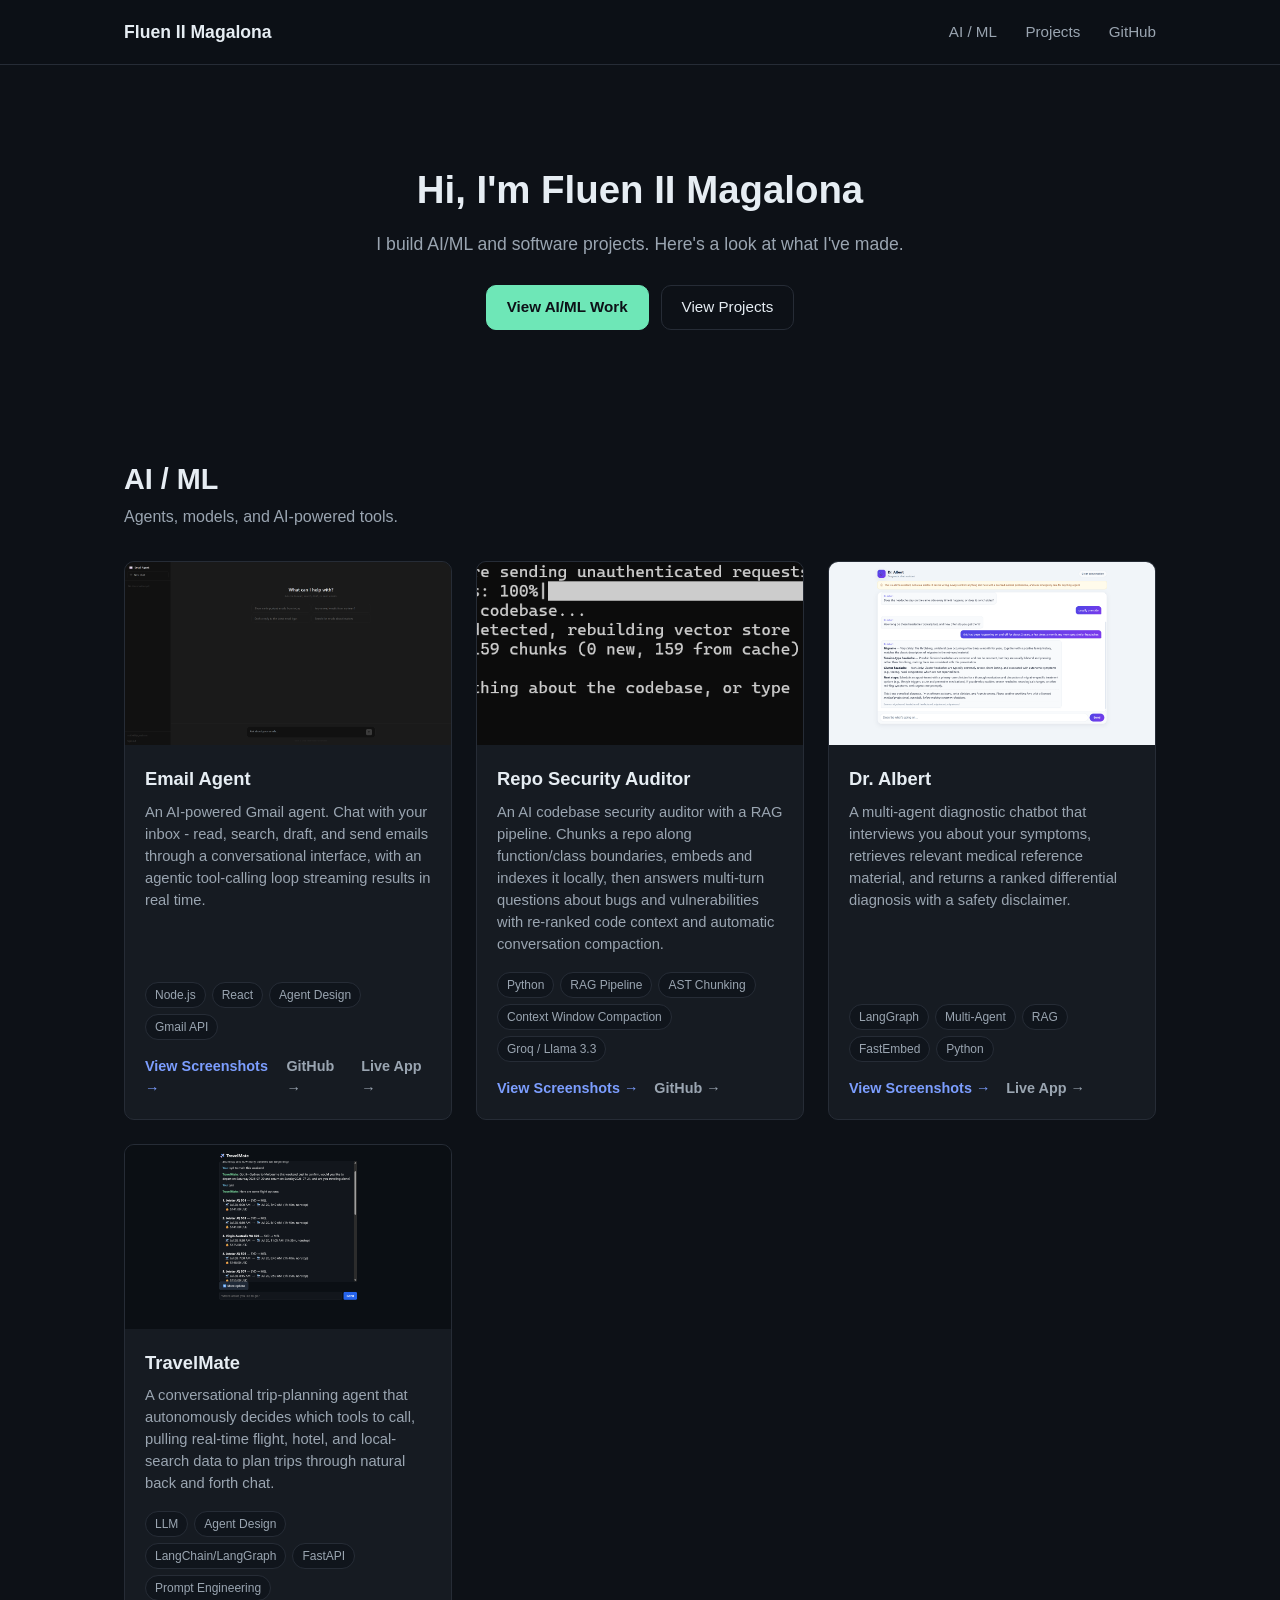
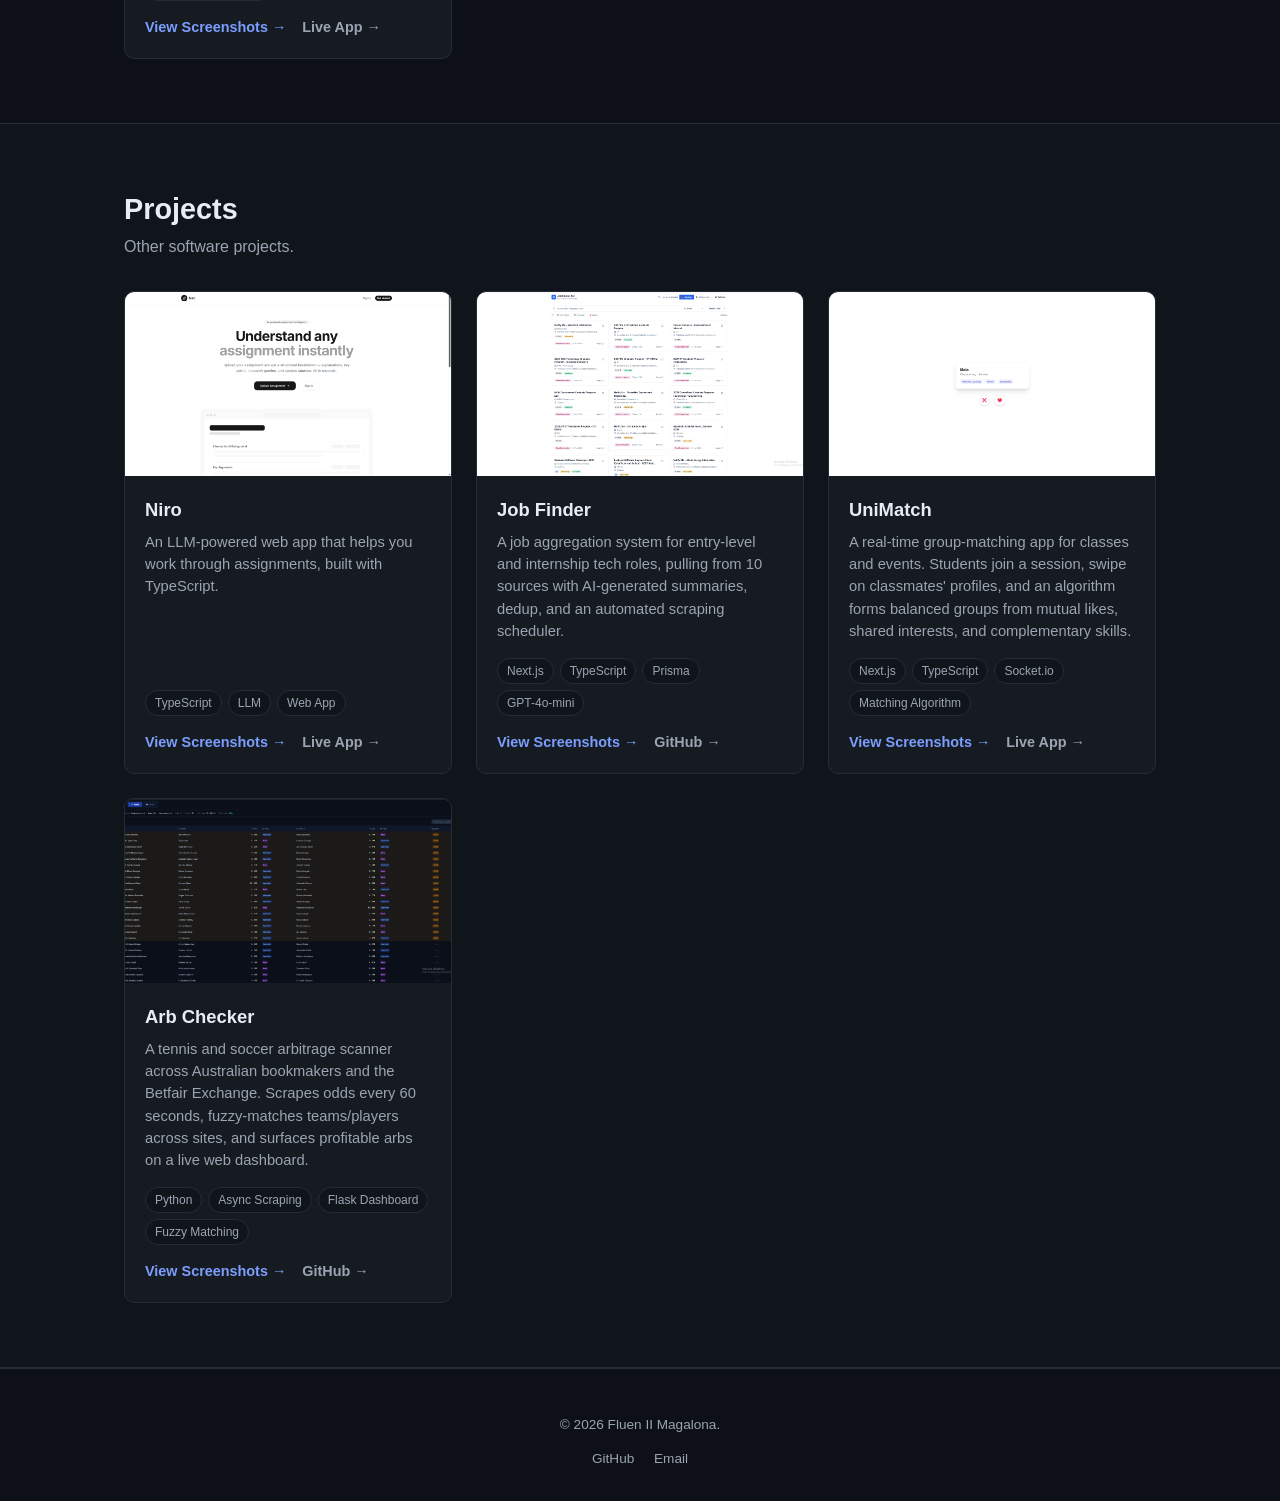
<file: index.html>
<!DOCTYPE html>
<html lang="en">
<head>
<meta charset="UTF-8" />
<meta name="viewport" content="width=device-width, initial-scale=1.0" />
<title>Fluen II Magalona - Portfolio</title>
<meta name="description" content="Projects in AI/ML and software engineering." />
<link rel="stylesheet" href="style.css" />
</head>
<body>

<header class="site-header">
  <div class="container header-inner">
    <a class="brand" href="#top">Fluen II Magalona</a>
    <nav class="nav">
      <a href="#aiml">AI / ML</a>
      <a href="#projects">Projects</a>
      <a href="https://github.com/yubkek" target="_blank" rel="noopener">GitHub</a>
    </nav>
  </div>
</header>

<main>
  <section id="top" class="hero">
    <div class="container">
      <h1>Hi, I'm Fluen II Magalona</h1>
      <p class="hero-sub">I build AI/ML and software projects. Here's a look at what I've made.</p>
      <div class="hero-links">
        <a class="btn btn-primary" href="#aiml">View AI/ML Work</a>
        <a class="btn" href="#projects">View Projects</a>
      </div>
    </div>
  </section>

  <section id="aiml" class="section">
    <div class="container">
      <h2 class="section-title">AI / ML</h2>
      <p class="section-sub">Agents, models, and AI-powered tools.</p>

      <div class="card-grid">

        <!-- Email Agent -->
        <article class="card">
          <a class="card-shot-link" href="projects/email-agent.html">
            <img class="card-shot" src="images/email/thumb.png" alt="Email Agent screenshot" />
          </a>
          <div class="card-body">
            <h3><a href="projects/email-agent.html">Email Agent</a></h3>
            <p>An AI-powered Gmail agent. Chat with your inbox - read, search, draft, and send emails through a conversational interface, with an agentic tool-calling loop streaming results in real time.</p>
            <div class="tags">
              <span class="tag">Node.js</span>
              <span class="tag">React</span>
              <span class="tag">Agent Design</span>
              <span class="tag">Gmail API</span>
            </div>
            <div class="card-actions">
              <a class="card-link" href="projects/email-agent.html">View Screenshots &rarr;</a>
              <a class="card-link card-link-secondary" href="https://github.com/yubkek/email-agent" target="_blank" rel="noopener">GitHub &rarr;</a>
              <a class="card-link card-link-secondary" href="https://email-agent-blond.vercel.app/" target="_blank" rel="noopener">Live App &rarr;</a>
            </div>
          </div>
        </article>

        <!-- Repo Security Auditor -->
        <article class="card">
          <a class="card-shot-link" href="projects/repo-security-auditor.html">
            <img class="card-shot" src="images/repo-sec/thumb.png" alt="Repo Security Auditor screenshot" />
          </a>
          <div class="card-body">
            <h3><a href="projects/repo-security-auditor.html">Repo Security Auditor</a></h3>
            <p>An AI codebase security auditor with a RAG pipeline. Chunks a repo along function/class boundaries, embeds and indexes it locally, then answers multi-turn questions about bugs and vulnerabilities with re-ranked code context and automatic conversation compaction.</p>
            <div class="tags">
              <span class="tag">Python</span>
              <span class="tag">RAG Pipeline</span>
              <span class="tag">AST Chunking</span>
              <span class="tag">Context Window Compaction</span>
              <span class="tag">Groq / Llama 3.3</span>
            </div>
            <div class="card-actions">
              <a class="card-link" href="projects/repo-security-auditor.html">View Screenshots &rarr;</a>
              <a class="card-link card-link-secondary" href="https://github.com/yubkek/Repo-Security-Auditor" target="_blank" rel="noopener">GitHub &rarr;</a>
            </div>
          </div>
        </article>

        <!-- Dr. AIbert -->
        <article class="card">
          <a class="card-shot-link" href="projects/dr-aibert.html">
            <img class="card-shot" src="images/draibert/thumb.png" alt="Dr. AIbert screenshot" />
          </a>
          <div class="card-body">
            <h3><a href="projects/dr-aibert.html">Dr. AIbert</a></h3>
            <p>A multi-agent diagnostic chatbot that interviews you about your symptoms, retrieves relevant medical reference material, and returns a ranked differential diagnosis with a safety disclaimer.</p>
            <div class="tags">
              <span class="tag">LangGraph</span>
              <span class="tag">Multi-Agent</span>
              <span class="tag">RAG</span>
              <span class="tag">FastEmbed</span>
              <span class="tag">Python</span>
            </div>
            <div class="card-actions">
              <a class="card-link" href="projects/dr-aibert.html">View Screenshots &rarr;</a>
              <a class="card-link card-link-secondary" href="https://dr-aibert.onrender.com/" target="_blank" rel="noopener">Live App &rarr;</a>
            </div>
          </div>
        </article>

        <!-- TravelMate -->
        <article class="card">
          <a class="card-shot-link" href="projects/travelmate.html">
            <img class="card-shot" src="images/travelmate/thumb.png" alt="TravelMate screenshot" />
          </a>
          <div class="card-body">
            <h3><a href="projects/travelmate.html">TravelMate</a></h3>
            <p>A conversational trip-planning agent that autonomously decides which tools to call, pulling real-time flight, hotel, and local-search data to plan trips through natural back and forth chat.</p>
            <div class="tags">
              <span class="tag">LLM</span>
              <span class="tag">Agent Design</span>
              <span class="tag">LangChain/LangGraph</span>
              <span class="tag">FastAPI</span>
              <span class="tag">Prompt Engineering</span>
            </div>
            <div class="card-actions">
              <a class="card-link" href="projects/travelmate.html">View Screenshots &rarr;</a>
              <a class="card-link card-link-secondary" href="https://travelmate-6xpz.onrender.com/" target="_blank" rel="noopener">Live App &rarr;</a>
            </div>
          </div>
        </article>

      </div>
    </div>
  </section>

  <section id="projects" class="section section-alt">
    <div class="container">
      <h2 class="section-title">Projects</h2>
      <p class="section-sub">Other software projects.</p>

      <div class="card-grid">

        <!-- Niro -->
        <article class="card">
          <a class="card-shot-link" href="projects/niro.html">
            <img class="card-shot" src="images/niro/thumb.png" alt="Niro screenshot" />
          </a>
          <div class="card-body">
            <h3><a href="projects/niro.html">Niro</a></h3>
            <p>An LLM-powered web app that helps you work through assignments, built with TypeScript.</p>
            <div class="tags">
              <span class="tag">TypeScript</span>
              <span class="tag">LLM</span>
              <span class="tag">Web App</span>
            </div>
            <div class="card-actions">
              <a class="card-link" href="projects/niro.html">View Screenshots &rarr;</a>
              <a class="card-link card-link-secondary" href="https://niro-one.vercel.app/" target="_blank" rel="noopener">Live App &rarr;</a>
            </div>
          </div>
        </article>

        <!-- Job Finder -->
        <article class="card">
          <a class="card-shot-link" href="projects/job-finder.html">
            <img class="card-shot" src="images/job/thumb.png" alt="Job Finder screenshot" />
          </a>
          <div class="card-body">
            <h3><a href="projects/job-finder.html">Job Finder</a></h3>
            <p>A job aggregation system for entry-level and internship tech roles, pulling from 10 sources with AI-generated summaries, dedup, and an automated scraping scheduler.</p>
            <div class="tags">
              <span class="tag">Next.js</span>
              <span class="tag">TypeScript</span>
              <span class="tag">Prisma</span>
              <span class="tag">GPT-4o-mini</span>
            </div>
            <div class="card-actions">
              <a class="card-link" href="projects/job-finder.html">View Screenshots &rarr;</a>
              <a class="card-link card-link-secondary" href="https://github.com/yubkek/Job-Finder" target="_blank" rel="noopener">GitHub &rarr;</a>
            </div>
          </div>
        </article>

        <!-- UniMatch -->
        <article class="card">
          <a class="card-shot-link" href="projects/grouper.html">
            <img class="card-shot" src="images/grouper/thumb.png" alt="UniMatch screenshot" />
          </a>
          <div class="card-body">
            <h3><a href="projects/grouper.html">UniMatch</a></h3>
            <p>A real-time group-matching app for classes and events. Students join a session, swipe on classmates' profiles, and an algorithm forms balanced groups from mutual likes, shared interests, and complementary skills.</p>
            <div class="tags">
              <span class="tag">Next.js</span>
              <span class="tag">TypeScript</span>
              <span class="tag">Socket.io</span>
              <span class="tag">Matching Algorithm</span>
            </div>
            <div class="card-actions">
              <a class="card-link" href="projects/grouper.html">View Screenshots &rarr;</a>
              <a class="card-link card-link-secondary" href="https://unimatch-xzs7.onrender.com/" target="_blank" rel="noopener">Live App &rarr;</a>
            </div>
          </div>
        </article>

        <!-- Arb Checker -->
        <article class="card">
          <a class="card-shot-link" href="projects/arb-checker.html">
            <img class="card-shot" src="images/arb/thumb.png" alt="Arb Checker screenshot" />
          </a>
          <div class="card-body">
            <h3><a href="projects/arb-checker.html">Arb Checker</a></h3>
            <p>A tennis and soccer arbitrage scanner across Australian bookmakers and the Betfair Exchange. Scrapes odds every 60 seconds, fuzzy-matches teams/players across sites, and surfaces profitable arbs on a live web dashboard.</p>
            <div class="tags">
              <span class="tag">Python</span>
              <span class="tag">Async Scraping</span>
              <span class="tag">Flask Dashboard</span>
              <span class="tag">Fuzzy Matching</span>
            </div>
            <div class="card-actions">
              <a class="card-link" href="projects/arb-checker.html">View Screenshots &rarr;</a>
              <a class="card-link card-link-secondary" href="https://github.com/yubkek/Arb-Checker" target="_blank" rel="noopener">GitHub &rarr;</a>
            </div>
          </div>
        </article>

      </div>
    </div>
  </section>
</main>

<footer class="site-footer">
  <div class="container">
    <p>&copy; 2026 Fluen II Magalona.</p>
    <div class="footer-links">
      <a href="https://github.com/yubkek" target="_blank" rel="noopener">GitHub</a>
      <a href="mailto:fluenm@gmail.com">Email</a>
    </div>
  </div>
</footer>

</body>
</html>
</file>
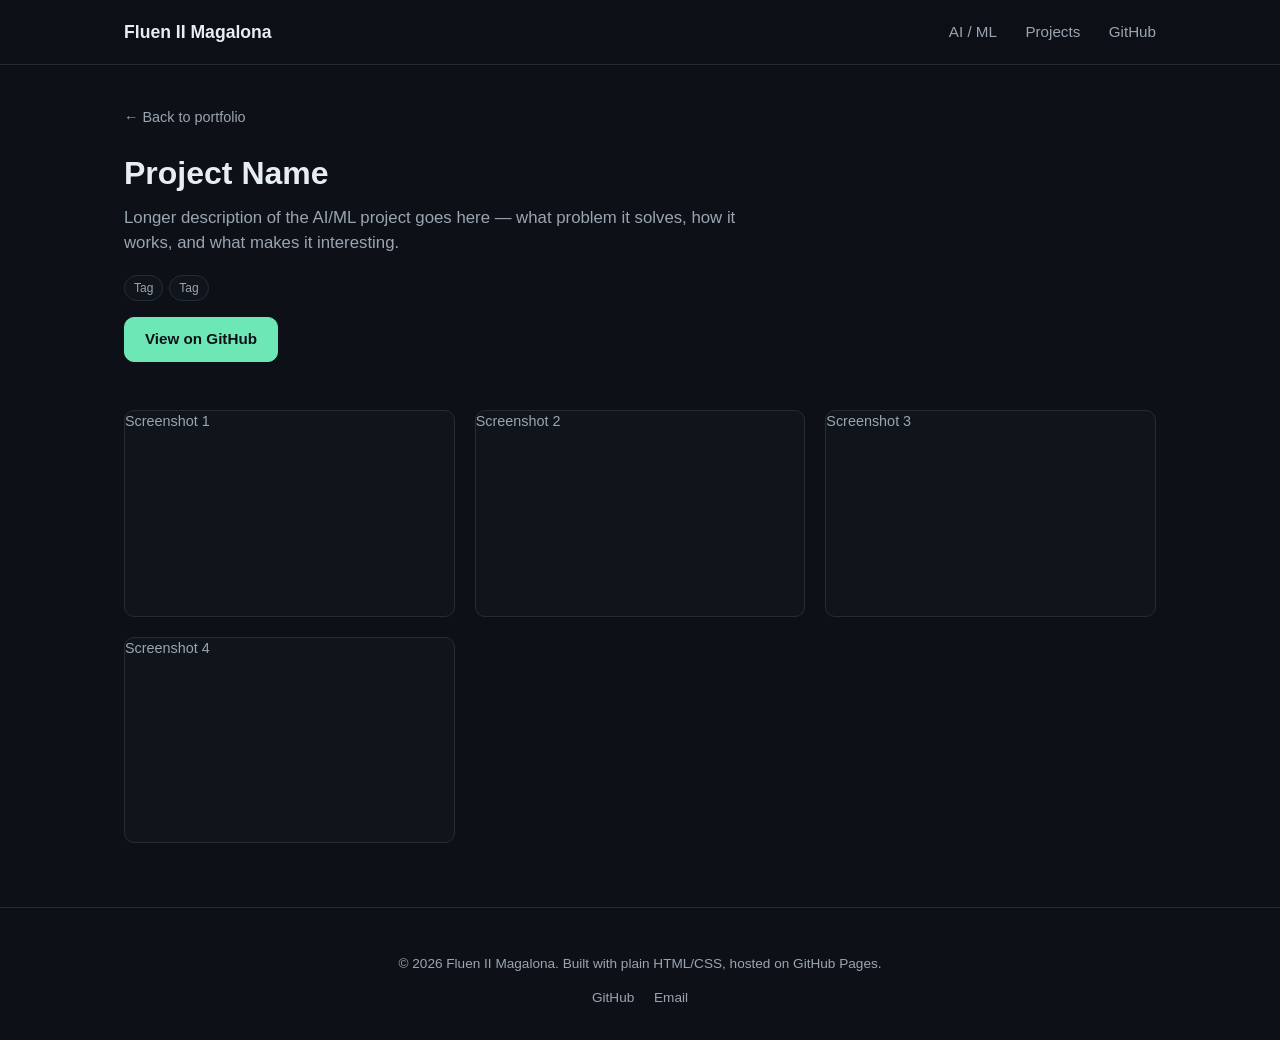
<file: projects/ai-ml-project-2.html>
<!DOCTYPE html>
<html lang="en">
<head>
<meta charset="UTF-8" />
<meta name="viewport" content="width=device-width, initial-scale=1.0" />
<title>Project Name — Fluen II Magalona</title>
<link rel="stylesheet" href="../style.css" />
<script src="../lightbox.js" defer></script>
</head>
<body>

<header class="site-header">
  <div class="container header-inner">
    <a class="brand" href="../index.html">Fluen II Magalona</a>
    <nav class="nav">
      <a href="../index.html#aiml">AI / ML</a>
      <a href="../index.html#projects">Projects</a>
      <a href="https://github.com/yubkek" target="_blank" rel="noopener">GitHub</a>
    </nav>
  </div>
</header>

<main>
  <section class="detail-header">
    <div class="container">
      <a class="back-link" href="../index.html#aiml">&larr; Back to portfolio</a>
      <h1 class="detail-title">Project Name</h1>
      <p class="detail-sub">Longer description of the AI/ML project goes here — what problem it solves, how it works, and what makes it interesting.</p>
      <div class="tags">
        <span class="tag">Tag</span>
        <span class="tag">Tag</span>
      </div>
      <div class="detail-actions">
        <a class="btn btn-primary" href="#" target="_blank" rel="noopener">View on GitHub</a>
      </div>
    </div>
  </section>

  <section class="container">
    <div class="gallery-grid">
      <div class="gallery-shot placeholder-shot"><span>Screenshot 1</span></div>
      <div class="gallery-shot placeholder-shot"><span>Screenshot 2</span></div>
      <div class="gallery-shot placeholder-shot"><span>Screenshot 3</span></div>
      <div class="gallery-shot placeholder-shot"><span>Screenshot 4</span></div>
    </div>
  </section>
</main>

<footer class="site-footer">
  <div class="container">
    <p>&copy; 2026 Fluen II Magalona. Built with plain HTML/CSS, hosted on GitHub Pages.</p>
    <div class="footer-links">
      <a href="https://github.com/yubkek" target="_blank" rel="noopener">GitHub</a>
      <a href="mailto:henrymanagerai@gmail.com">Email</a>
    </div>
  </div>
</footer>

</body>
</html>
</file>
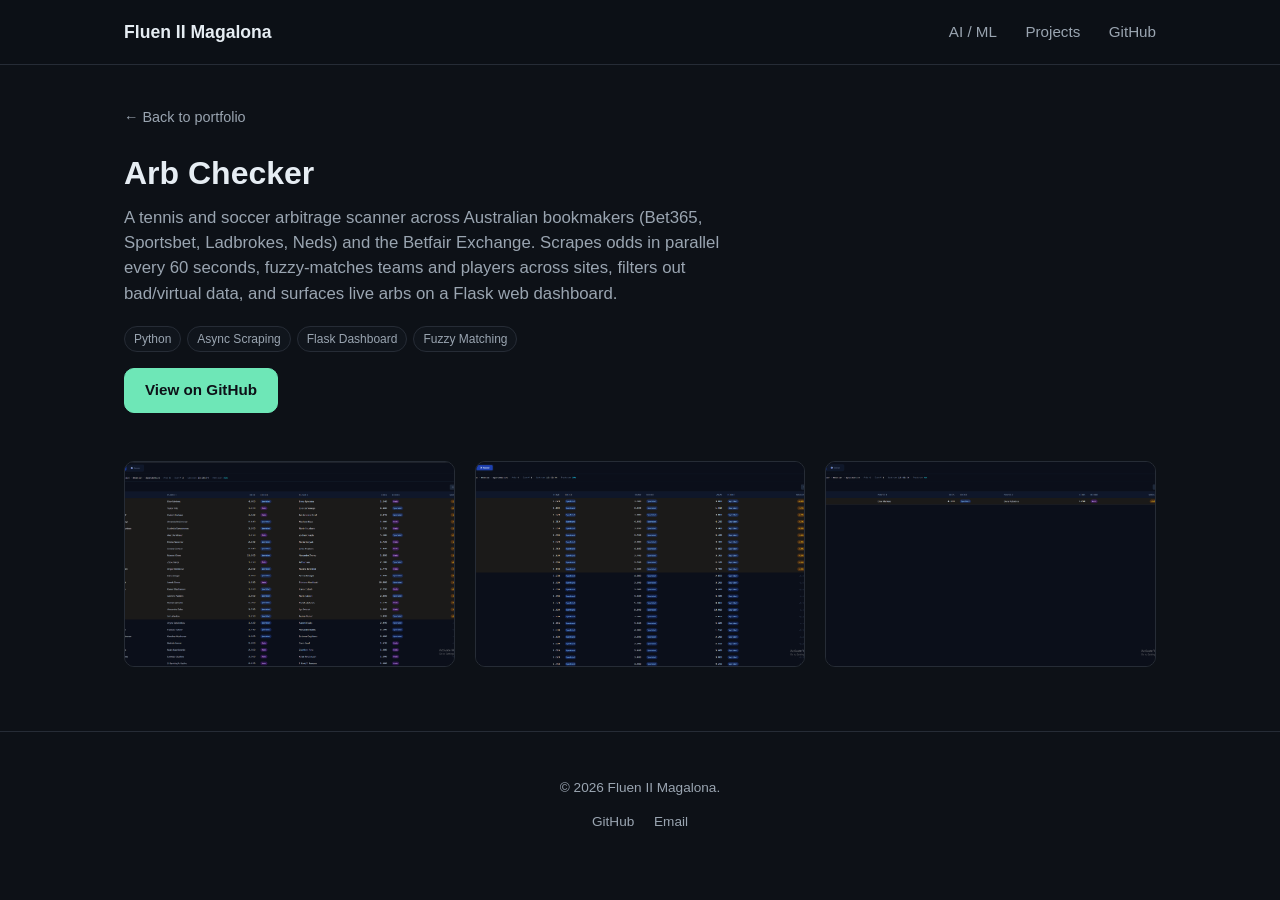
<file: projects/arb-checker.html>
<!DOCTYPE html>
<html lang="en">
<head>
<meta charset="UTF-8" />
<meta name="viewport" content="width=device-width, initial-scale=1.0" />
<title>Arb Checker — Fluen II Magalona</title>
<link rel="stylesheet" href="../style.css" />
<script src="../lightbox.js" defer></script>
</head>
<body>

<header class="site-header">
  <div class="container header-inner">
    <a class="brand" href="../index.html">Fluen II Magalona</a>
    <nav class="nav">
      <a href="../index.html#aiml">AI / ML</a>
      <a href="../index.html#projects">Projects</a>
      <a href="https://github.com/yubkek" target="_blank" rel="noopener">GitHub</a>
    </nav>
  </div>
</header>

<main>
  <section class="detail-header">
    <div class="container">
      <a class="back-link" href="../index.html#projects">&larr; Back to portfolio</a>
      <h1 class="detail-title">Arb Checker</h1>
      <p class="detail-sub">A tennis and soccer arbitrage scanner across Australian bookmakers (Bet365, Sportsbet, Ladbrokes, Neds) and the Betfair Exchange. Scrapes odds in parallel every 60 seconds, fuzzy-matches teams and players across sites, filters out bad/virtual data, and surfaces live arbs on a Flask web dashboard.</p>
      <div class="tags">
        <span class="tag">Python</span>
        <span class="tag">Async Scraping</span>
        <span class="tag">Flask Dashboard</span>
        <span class="tag">Fuzzy Matching</span>
      </div>
      <div class="detail-actions">
        <a class="btn btn-primary" href="https://github.com/yubkek/Arb-Checker" target="_blank" rel="noopener">View on GitHub</a>
      </div>
    </div>
  </section>

  <section class="container">
    <div class="gallery-grid">
      <img class="gallery-shot" src="../images/arb/thumb.png" alt="Arb Checker — overview" />
      <img class="gallery-shot" src="../images/arb/1.png" alt="Arb Checker — screenshot 1" />
      <img class="gallery-shot" src="../images/arb/2.png" alt="Arb Checker — screenshot 2" />
    </div>
  </section>
</main>

<footer class="site-footer">
  <div class="container">
    <p>&copy; 2026 Fluen II Magalona.</p>
    <div class="footer-links">
      <a href="https://github.com/yubkek" target="_blank" rel="noopener">GitHub</a>
      <a href="mailto:fluenm@gmail.com">Email</a>
    </div>
  </div>
</footer>

</body>
</html>
</file>
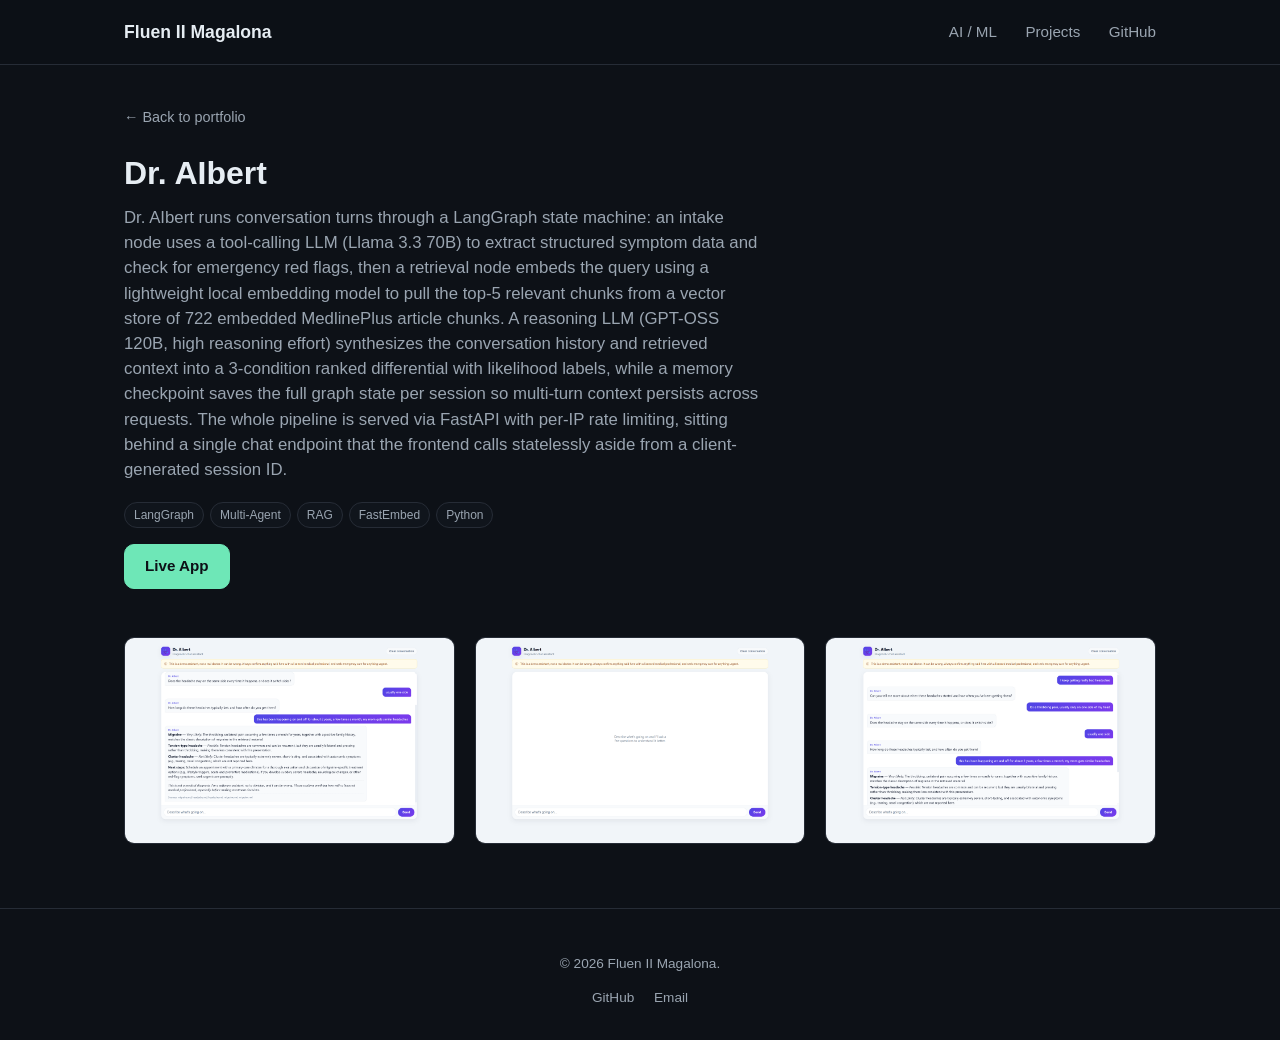
<file: projects/dr-aibert.html>
<!DOCTYPE html>
<html lang="en">
<head>
<meta charset="UTF-8" />
<meta name="viewport" content="width=device-width, initial-scale=1.0" />
<title>Dr. AIbert — Fluen II Magalona</title>
<link rel="stylesheet" href="../style.css" />
<script src="../lightbox.js" defer></script>
</head>
<body>

<header class="site-header">
  <div class="container header-inner">
    <a class="brand" href="../index.html">Fluen II Magalona</a>
    <nav class="nav">
      <a href="../index.html#aiml">AI / ML</a>
      <a href="../index.html#projects">Projects</a>
      <a href="https://github.com/yubkek" target="_blank" rel="noopener">GitHub</a>
    </nav>
  </div>
</header>

<main>
  <section class="detail-header">
    <div class="container">
      <a class="back-link" href="../index.html#aiml">&larr; Back to portfolio</a>
      <h1 class="detail-title">Dr. AIbert</h1>
      <p class="detail-sub">Dr. AIbert runs conversation turns through a LangGraph state machine: an intake node uses a tool-calling LLM (Llama 3.3 70B) to extract
  structured symptom data and check for emergency red flags, then a retrieval node embeds the query using a lightweight local embedding
  model to pull the top-5 relevant chunks from a vector store of 722 embedded MedlinePlus article chunks. A reasoning LLM (GPT-OSS 120B,
  high reasoning effort) synthesizes the conversation history and retrieved context into a 3-condition ranked differential with likelihood
  labels, while a memory checkpoint saves the full graph state per session so multi-turn context persists across requests. The whole
  pipeline is served via FastAPI with per-IP rate limiting, sitting behind a single chat endpoint that the frontend calls statelessly aside
  from a client-generated session ID.</p>
      <div class="tags">
        <span class="tag">LangGraph</span>
        <span class="tag">Multi-Agent</span>
        <span class="tag">RAG</span>
        <span class="tag">FastEmbed</span>
        <span class="tag">Python</span>
      </div>
      <div class="detail-actions">
        <a class="btn btn-primary" href="https://dr-aibert.onrender.com/" target="_blank" rel="noopener">Live App</a>
      </div>
    </div>
  </section>

  <section class="container">
    <div class="gallery-grid">
      <img class="gallery-shot" src="../images/draibert/thumb.png" alt="Dr. AIbert — full diagnostic conversation with differential" />
      <img class="gallery-shot" src="../images/draibert/1.png" alt="Dr. AIbert — empty chat state" />
      <img class="gallery-shot" src="../images/draibert/2.png" alt="Dr. AIbert — symptom interview in progress" />
    </div>
  </section>
</main>

<footer class="site-footer">
  <div class="container">
    <p>&copy; 2026 Fluen II Magalona.</p>
    <div class="footer-links">
      <a href="https://github.com/yubkek" target="_blank" rel="noopener">GitHub</a>
      <a href="mailto:fluenm@gmail.com">Email</a>
    </div>
  </div>
</footer>

</body>
</html>
</file>
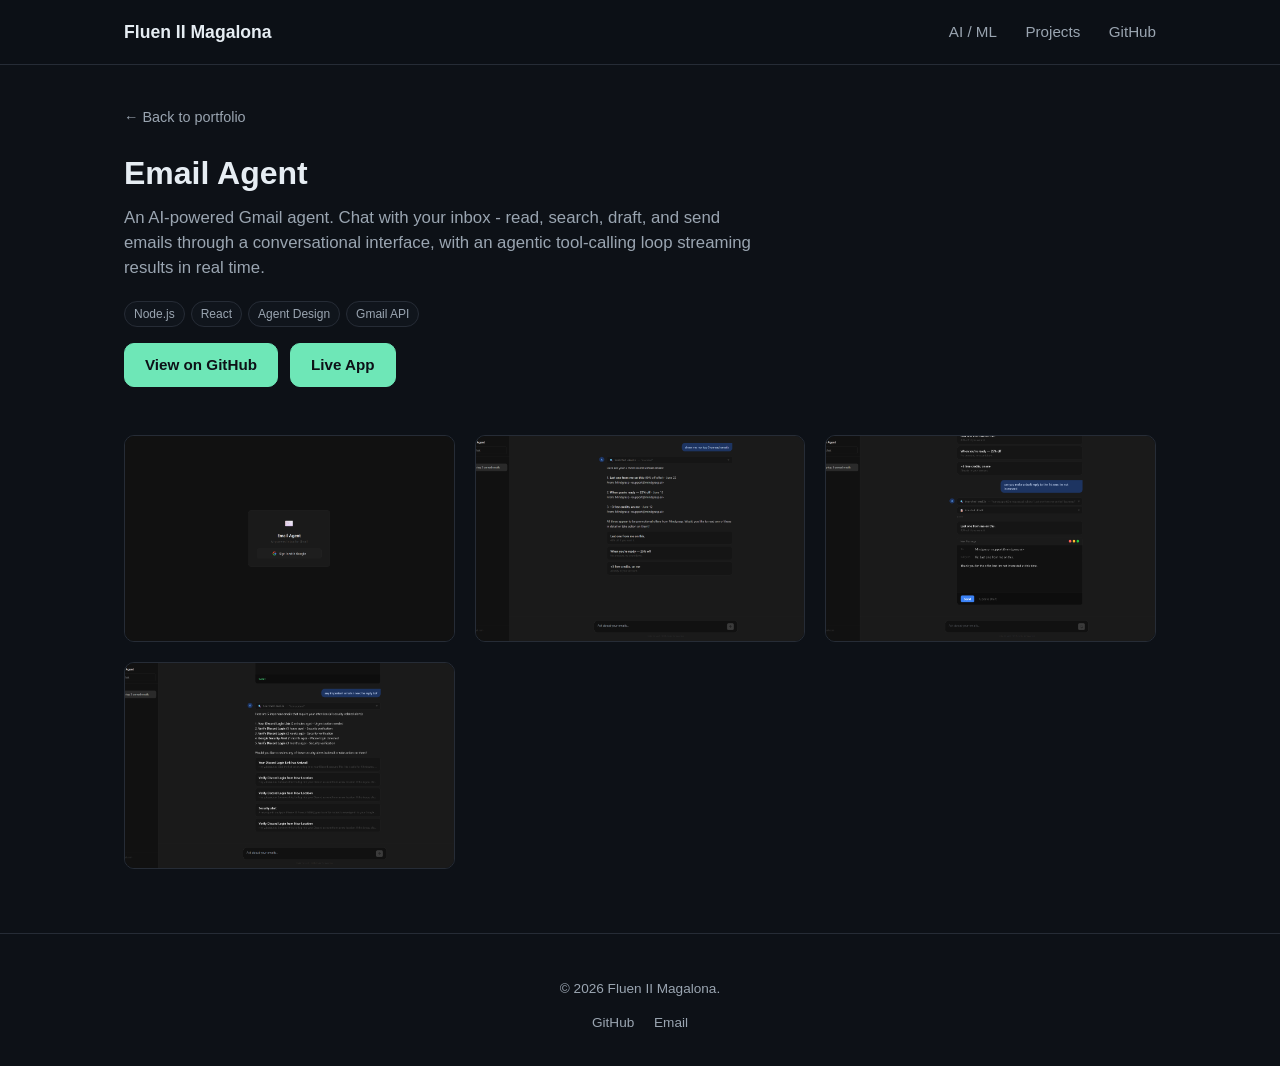
<file: projects/email-agent.html>
<!DOCTYPE html>
<html lang="en">
<head>
<meta charset="UTF-8" />
<meta name="viewport" content="width=device-width, initial-scale=1.0" />
<title>Email Agent — Fluen II Magalona</title>
<link rel="stylesheet" href="../style.css" />
<script src="../lightbox.js" defer></script>
</head>
<body>

<header class="site-header">
  <div class="container header-inner">
    <a class="brand" href="../index.html">Fluen II Magalona</a>
    <nav class="nav">
      <a href="../index.html#aiml">AI / ML</a>
      <a href="../index.html#projects">Projects</a>
      <a href="https://github.com/yubkek" target="_blank" rel="noopener">GitHub</a>
    </nav>
  </div>
</header>

<main>
  <section class="detail-header">
    <div class="container">
      <a class="back-link" href="../index.html#aiml">&larr; Back to portfolio</a>
      <h1 class="detail-title">Email Agent</h1>
      <p class="detail-sub">An AI-powered Gmail agent. Chat with your inbox - read, search, draft, and send emails through a conversational interface, with an agentic tool-calling loop streaming results in real time.</p>
      <div class="tags">
        <span class="tag">Node.js</span>
        <span class="tag">React</span>
        <span class="tag">Agent Design</span>
        <span class="tag">Gmail API</span>
      </div>
      <div class="detail-actions">
        <a class="btn btn-primary" href="https://github.com/yubkek/email-agent" target="_blank" rel="noopener">View on GitHub</a>
        <a class="btn btn-primary" href="https://email-agent-blond.vercel.app/" target="_blank" rel="noopener">Live App</a>
      </div>
    </div>
  </section>

  <section class="container">
    <div class="gallery-grid">
      <img class="gallery-shot" src="../images/email/0.png" alt="Email Agent — login screen" />
      <img class="gallery-shot" src="../images/email/1.png" alt="Email Agent — chat interface" />
      <img class="gallery-shot" src="../images/email/2.png" alt="Email Agent — draft compose view" />
      <img class="gallery-shot" src="../images/email/3.png" alt="Email Agent — thread grouping" />
    </div>
  </section>
</main>

<footer class="site-footer">
  <div class="container">
    <p>&copy; 2026 Fluen II Magalona.</p>
    <div class="footer-links">
      <a href="https://github.com/yubkek" target="_blank" rel="noopener">GitHub</a>
      <a href="mailto:fluenm@gmail.com">Email</a>
    </div>
  </div>
</footer>

</body>
</html>
</file>
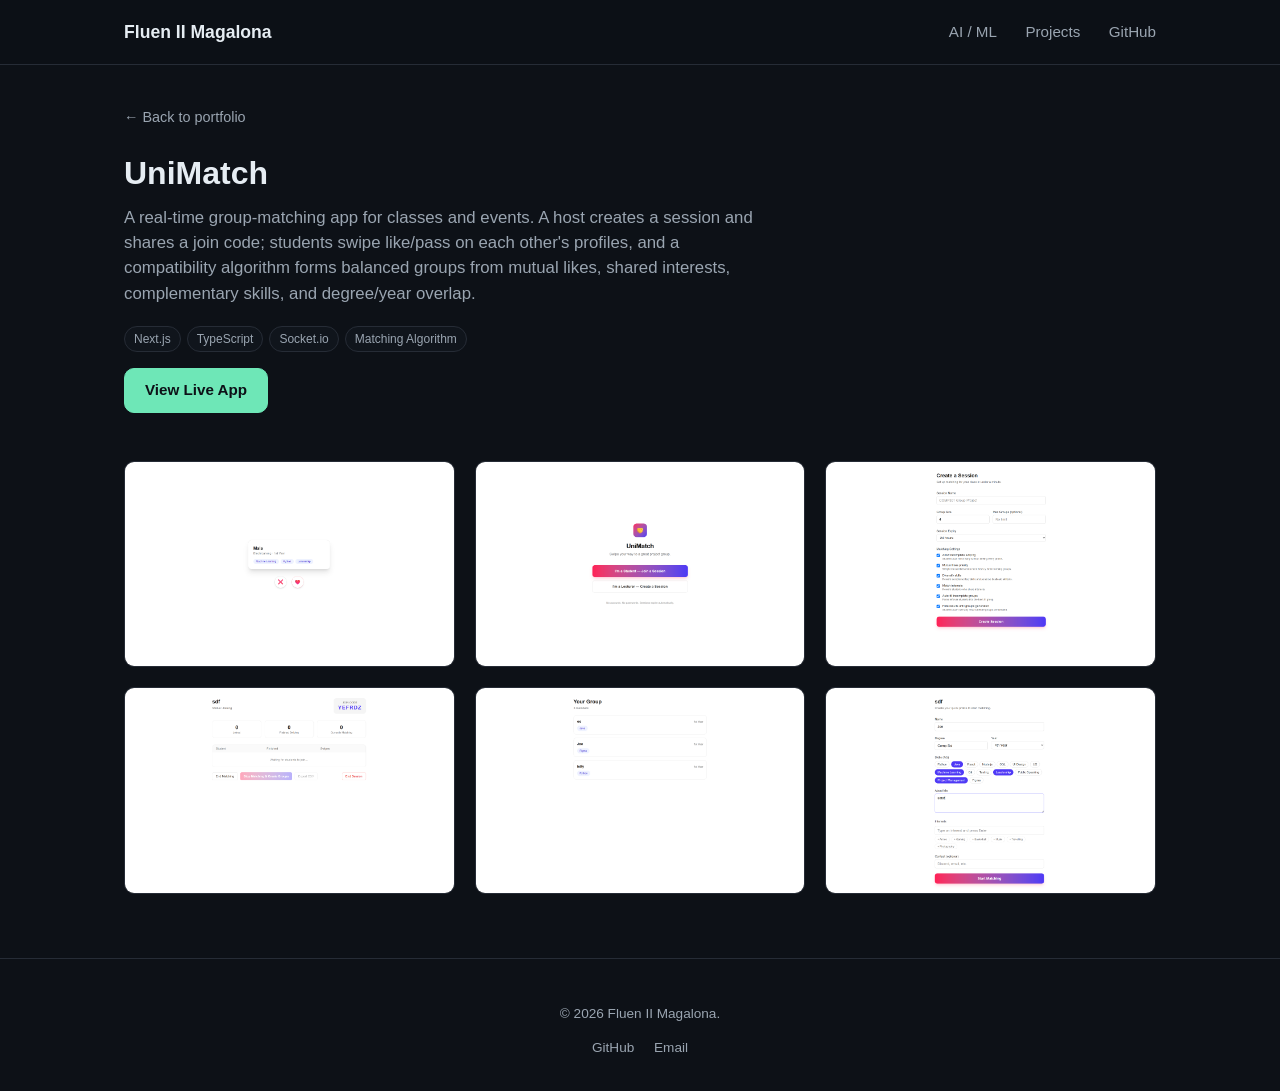
<file: projects/grouper.html>
<!DOCTYPE html>
<html lang="en">
<head>
<meta charset="UTF-8" />
<meta name="viewport" content="width=device-width, initial-scale=1.0" />
<title>UniMatch — Fluen II Magalona</title>
<link rel="stylesheet" href="../style.css" />
<script src="../lightbox.js" defer></script>
</head>
<body>

<header class="site-header">
  <div class="container header-inner">
    <a class="brand" href="../index.html">Fluen II Magalona</a>
    <nav class="nav">
      <a href="../index.html#aiml">AI / ML</a>
      <a href="../index.html#projects">Projects</a>
      <a href="https://github.com/yubkek" target="_blank" rel="noopener">GitHub</a>
    </nav>
  </div>
</header>

<main>
  <section class="detail-header">
    <div class="container">
      <a class="back-link" href="../index.html#projects">&larr; Back to portfolio</a>
      <h1 class="detail-title">UniMatch</h1>
      <p class="detail-sub">A real-time group-matching app for classes and events. A host creates a session and shares a join code; students swipe like/pass on each other's profiles, and a compatibility algorithm forms balanced groups from mutual likes, shared interests, complementary skills, and degree/year overlap.</p>
      <div class="tags">
        <span class="tag">Next.js</span>
        <span class="tag">TypeScript</span>
        <span class="tag">Socket.io</span>
        <span class="tag">Matching Algorithm</span>
      </div>
      <div class="detail-actions">
        <a class="btn btn-primary" href="https://unimatch-xzs7.onrender.com/" target="_blank" rel="noopener">View Live App</a>
      </div>
    </div>
  </section>

  <section class="container">
    <div class="gallery-grid">
      <img class="gallery-shot" src="../images/grouper/thumb.png" alt="UniMatch — overview" />
      <img class="gallery-shot" src="../images/grouper/1.png" alt="UniMatch — screenshot 1" />
      <img class="gallery-shot" src="../images/grouper/2.png" alt="UniMatch — screenshot 2" />
      <img class="gallery-shot" src="../images/grouper/3.png" alt="UniMatch — screenshot 3" />
      <img class="gallery-shot" src="../images/grouper/4.png" alt="UniMatch — screenshot 4" />
      <img class="gallery-shot" src="../images/grouper/5.png" alt="UniMatch — screenshot 5" />
    </div>
  </section>
</main>

<footer class="site-footer">
  <div class="container">
    <p>&copy; 2026 Fluen II Magalona.</p>
    <div class="footer-links">
      <a href="https://github.com/yubkek" target="_blank" rel="noopener">GitHub</a>
      <a href="mailto:fluenm@gmail.com">Email</a>
    </div>
  </div>
</footer>

</body>
</html>
</file>
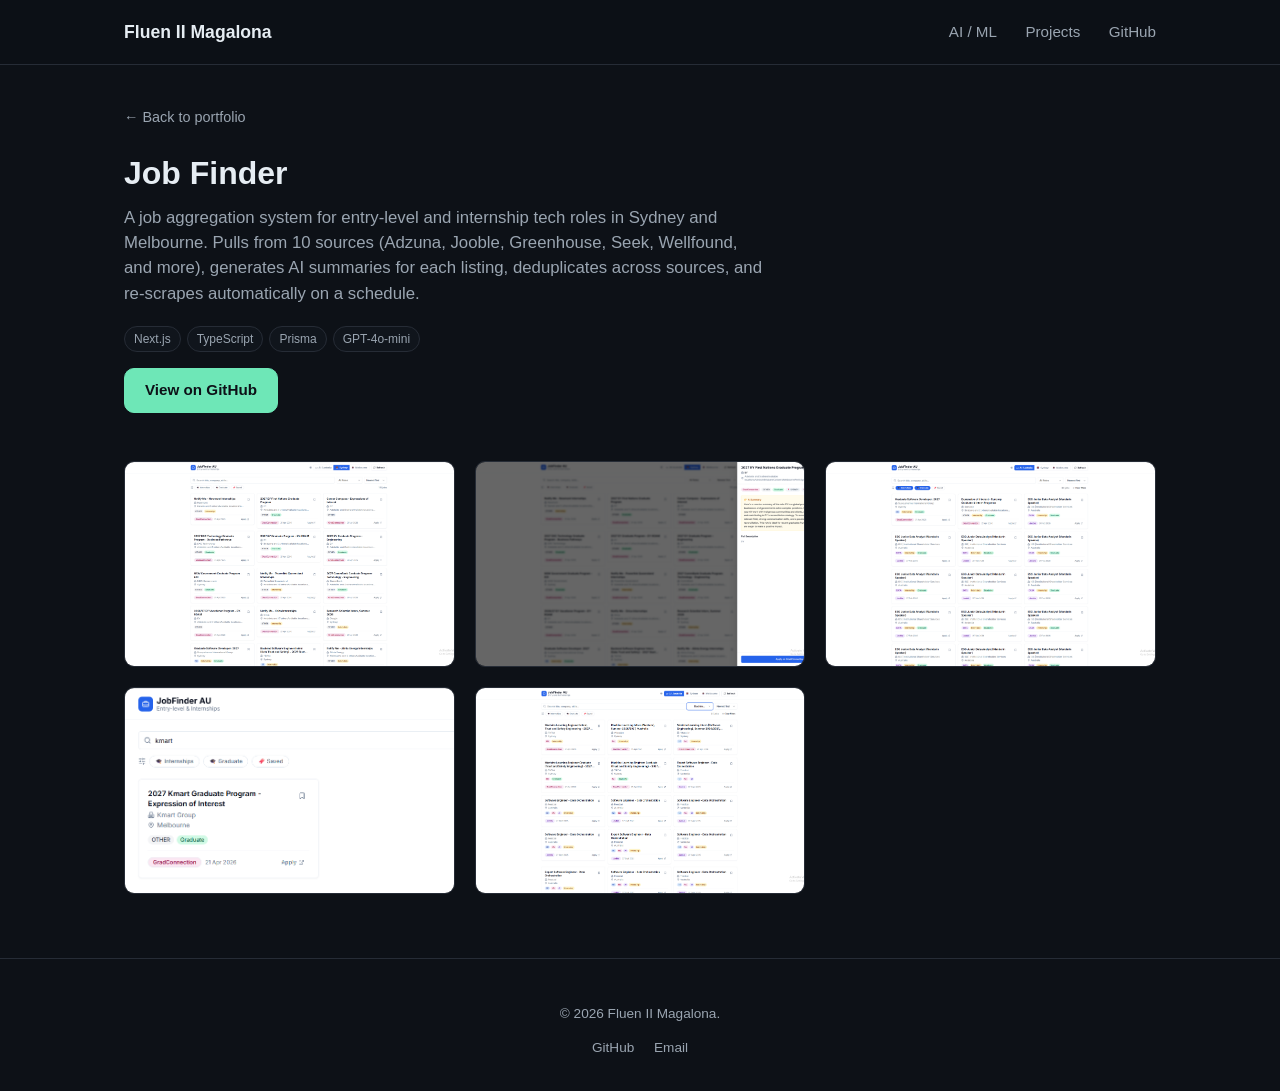
<file: projects/job-finder.html>
<!DOCTYPE html>
<html lang="en">
<head>
<meta charset="UTF-8" />
<meta name="viewport" content="width=device-width, initial-scale=1.0" />
<title>Job Finder — Fluen II Magalona</title>
<link rel="stylesheet" href="../style.css" />
<script src="../lightbox.js" defer></script>
</head>
<body>

<header class="site-header">
  <div class="container header-inner">
    <a class="brand" href="../index.html">Fluen II Magalona</a>
    <nav class="nav">
      <a href="../index.html#aiml">AI / ML</a>
      <a href="../index.html#projects">Projects</a>
      <a href="https://github.com/yubkek" target="_blank" rel="noopener">GitHub</a>
    </nav>
  </div>
</header>

<main>
  <section class="detail-header">
    <div class="container">
      <a class="back-link" href="../index.html#projects">&larr; Back to portfolio</a>
      <h1 class="detail-title">Job Finder</h1>
      <p class="detail-sub">A job aggregation system for entry-level and internship tech roles in Sydney and Melbourne. Pulls from 10 sources (Adzuna, Jooble, Greenhouse, Seek, Wellfound, and more), generates AI summaries for each listing, deduplicates across sources, and re-scrapes automatically on a schedule.</p>
      <div class="tags">
        <span class="tag">Next.js</span>
        <span class="tag">TypeScript</span>
        <span class="tag">Prisma</span>
        <span class="tag">GPT-4o-mini</span>
      </div>
      <div class="detail-actions">
        <a class="btn btn-primary" href="https://github.com/yubkek/Job-Finder" target="_blank" rel="noopener">View on GitHub</a>
      </div>
    </div>
  </section>

  <section class="container">
    <div class="gallery-grid">
      <img class="gallery-shot" src="../images/job/thumb.png" alt="Job Finder — overview" />
      <img class="gallery-shot" src="../images/job/1.png" alt="Job Finder — screenshot 1" />
      <img class="gallery-shot" src="../images/job/2.png" alt="Job Finder — screenshot 2" />
      <img class="gallery-shot" src="../images/job/3.png" alt="Job Finder — screenshot 3" />
      <img class="gallery-shot" src="../images/job/4.png" alt="Job Finder — screenshot 4" />
    </div>
  </section>
</main>

<footer class="site-footer">
  <div class="container">
    <p>&copy; 2026 Fluen II Magalona.</p>
    <div class="footer-links">
      <a href="https://github.com/yubkek" target="_blank" rel="noopener">GitHub</a>
      <a href="mailto:fluenm@gmail.com">Email</a>
    </div>
  </div>
</footer>

</body>
</html>
</file>
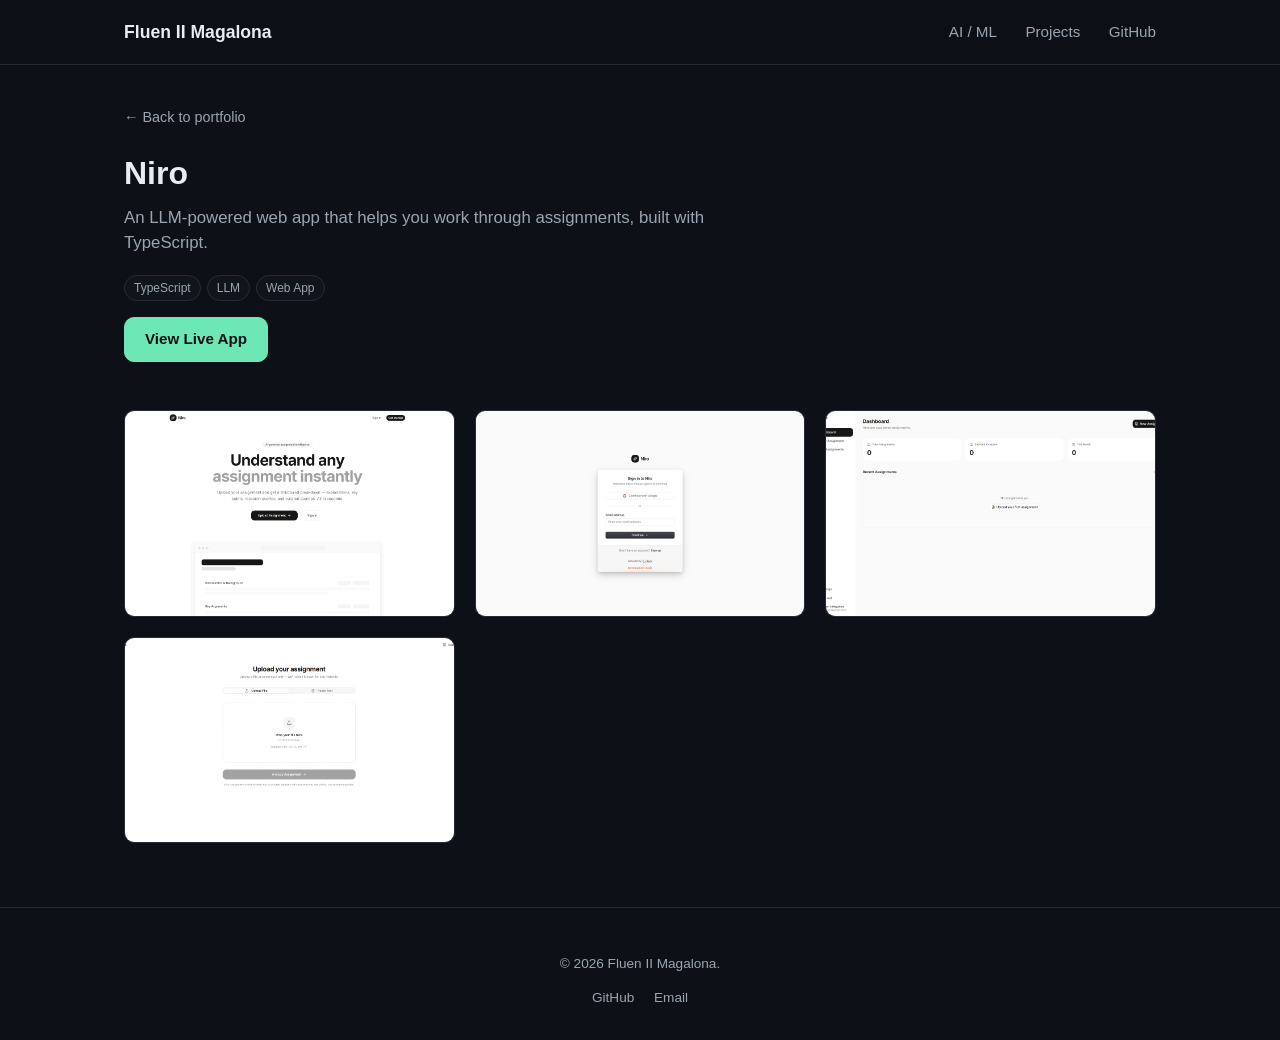
<file: projects/niro.html>
<!DOCTYPE html>
<html lang="en">
<head>
<meta charset="UTF-8" />
<meta name="viewport" content="width=device-width, initial-scale=1.0" />
<title>Niro — Fluen II Magalona</title>
<link rel="stylesheet" href="../style.css" />
<script src="../lightbox.js" defer></script>
</head>
<body>

<header class="site-header">
  <div class="container header-inner">
    <a class="brand" href="../index.html">Fluen II Magalona</a>
    <nav class="nav">
      <a href="../index.html#aiml">AI / ML</a>
      <a href="../index.html#projects">Projects</a>
      <a href="https://github.com/yubkek" target="_blank" rel="noopener">GitHub</a>
    </nav>
  </div>
</header>

<main>
  <section class="detail-header">
    <div class="container">
      <a class="back-link" href="../index.html#projects">&larr; Back to portfolio</a>
      <h1 class="detail-title">Niro</h1>
      <p class="detail-sub">An LLM-powered web app that helps you work through assignments, built with TypeScript.</p>
      <div class="tags">
        <span class="tag">TypeScript</span>
        <span class="tag">LLM</span>
        <span class="tag">Web App</span>
      </div>
      <div class="detail-actions">
        <a class="btn btn-primary" href="https://niro-one.vercel.app/" target="_blank" rel="noopener">View Live App</a>
      </div>
    </div>
  </section>

  <section class="container">
    <div class="gallery-grid">
      <img class="gallery-shot" src="../images/niro/thumb.png" alt="Niro — overview" />
      <img class="gallery-shot" src="../images/niro/1.png" alt="Niro — screenshot 1" />
      <img class="gallery-shot" src="../images/niro/2.png" alt="Niro — screenshot 2" />
      <img class="gallery-shot" src="../images/niro/3.png" alt="Niro — screenshot 3" />
    </div>
  </section>
</main>

<footer class="site-footer">
  <div class="container">
    <p>&copy; 2026 Fluen II Magalona.</p>
    <div class="footer-links">
      <a href="https://github.com/yubkek" target="_blank" rel="noopener">GitHub</a>
      <a href="mailto:fluenm@gmail.com">Email</a>
    </div>
  </div>
</footer>

</body>
</html>
</file>
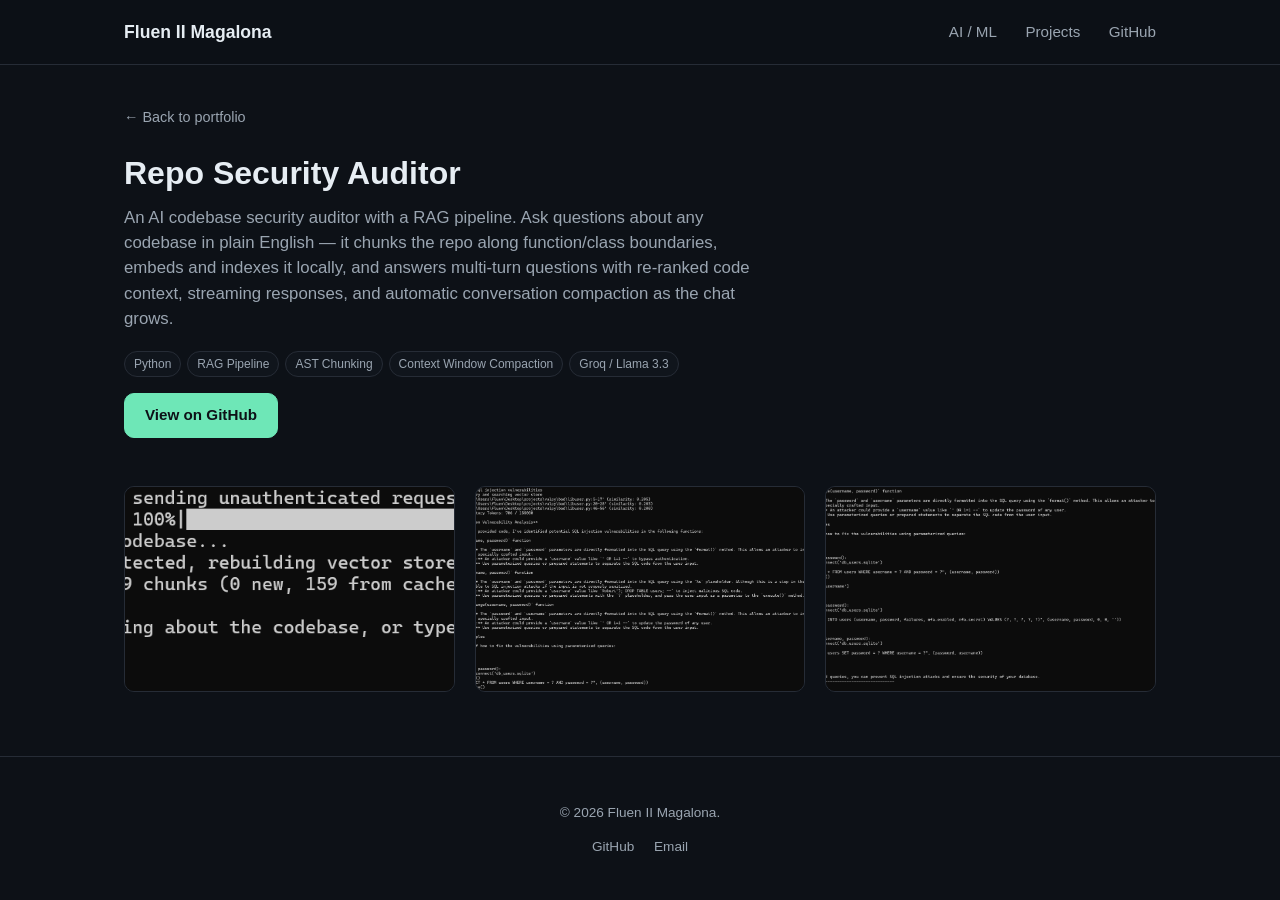
<file: projects/repo-security-auditor.html>
<!DOCTYPE html>
<html lang="en">
<head>
<meta charset="UTF-8" />
<meta name="viewport" content="width=device-width, initial-scale=1.0" />
<title>Repo Security Auditor — Fluen II Magalona</title>
<link rel="stylesheet" href="../style.css" />
<script src="../lightbox.js" defer></script>
</head>
<body>

<header class="site-header">
  <div class="container header-inner">
    <a class="brand" href="../index.html">Fluen II Magalona</a>
    <nav class="nav">
      <a href="../index.html#aiml">AI / ML</a>
      <a href="../index.html#projects">Projects</a>
      <a href="https://github.com/yubkek" target="_blank" rel="noopener">GitHub</a>
    </nav>
  </div>
</header>

<main>
  <section class="detail-header">
    <div class="container">
      <a class="back-link" href="../index.html#aiml">&larr; Back to portfolio</a>
      <h1 class="detail-title">Repo Security Auditor</h1>
      <p class="detail-sub">An AI codebase security auditor with a RAG pipeline. Ask questions about any codebase in plain English — it chunks the repo along function/class boundaries, embeds and indexes it locally, and answers multi-turn questions with re-ranked code context, streaming responses, and automatic conversation compaction as the chat grows.</p>
      <div class="tags">
        <span class="tag">Python</span>
        <span class="tag">RAG Pipeline</span>
        <span class="tag">AST Chunking</span>
        <span class="tag">Context Window Compaction</span>
        <span class="tag">Groq / Llama 3.3</span>
      </div>
      <div class="detail-actions">
        <a class="btn btn-primary" href="https://github.com/yubkek/Repo-Security-Auditor" target="_blank" rel="noopener">View on GitHub</a>
      </div>
    </div>
  </section>

  <section class="container">
    <div class="gallery-grid">
      <img class="gallery-shot" src="../images/repo-sec/thumb.png" alt="Repo Security Auditor — overview" />
      <img class="gallery-shot" src="../images/repo-sec/1.png" alt="Repo Security Auditor — indexing and querying a codebase" />
      <img class="gallery-shot" src="../images/repo-sec/2.png" alt="Repo Security Auditor — streamed answer with retrieved context" />
    </div>
  </section>
</main>

<footer class="site-footer">
  <div class="container">
    <p>&copy; 2026 Fluen II Magalona.</p>
    <div class="footer-links">
      <a href="https://github.com/yubkek" target="_blank" rel="noopener">GitHub</a>
      <a href="mailto:fluenm@gmail.com">Email</a>
    </div>
  </div>
</footer>

</body>
</html>
</file>
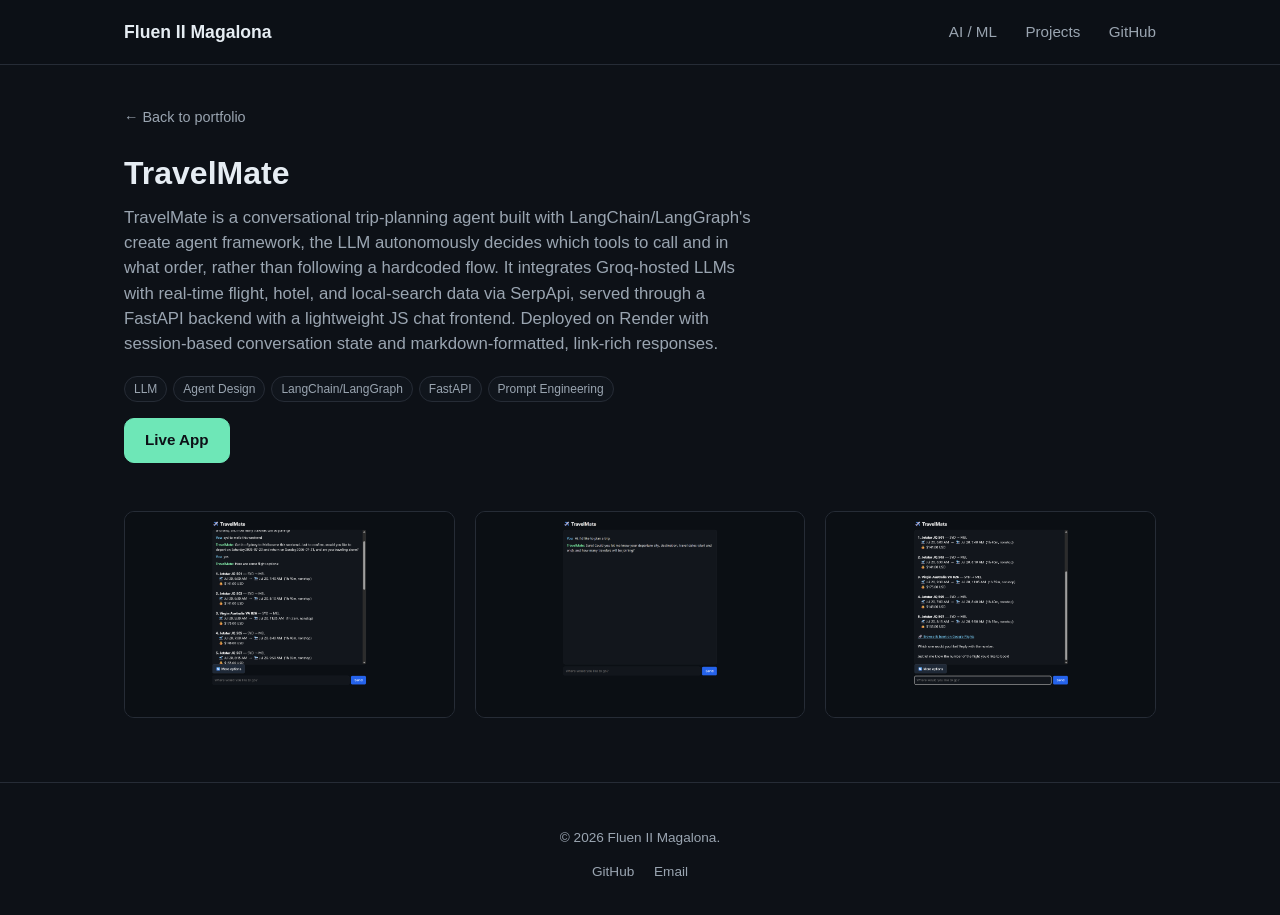
<file: projects/travelmate.html>
<!DOCTYPE html>
<html lang="en">
<head>
<meta charset="UTF-8" />
<meta name="viewport" content="width=device-width, initial-scale=1.0" />
<title>TravelMate — Fluen II Magalona</title>
<link rel="stylesheet" href="../style.css" />
<script src="../lightbox.js" defer></script>
</head>
<body>

<header class="site-header">
  <div class="container header-inner">
    <a class="brand" href="../index.html">Fluen II Magalona</a>
    <nav class="nav">
      <a href="../index.html#aiml">AI / ML</a>
      <a href="../index.html#projects">Projects</a>
      <a href="https://github.com/yubkek" target="_blank" rel="noopener">GitHub</a>
    </nav>
  </div>
</header>

<main>
  <section class="detail-header">
    <div class="container">
      <a class="back-link" href="../index.html#aiml">&larr; Back to portfolio</a>
      <h1 class="detail-title">TravelMate</h1>
      <p class="detail-sub">TravelMate is a conversational trip-planning agent built with LangChain/LangGraph's create agent
  framework, the LLM autonomously decides which tools to call and in what order, rather than following a hardcoded
  flow. It integrates Groq-hosted LLMs with real-time flight, hotel, and local-search data via SerpApi, served through
  a FastAPI backend with a lightweight JS chat frontend. Deployed on Render with session-based conversation state and
  markdown-formatted, link-rich responses.</p>
      <div class="tags">
        <span class="tag">LLM</span>
        <span class="tag">Agent Design</span>
        <span class="tag">LangChain/LangGraph</span>
        <span class="tag">FastAPI</span>
        <span class="tag">Prompt Engineering</span>
      </div>
      <div class="detail-actions">
        <a class="btn btn-primary" href="https://travelmate-6xpz.onrender.com/" target="_blank" rel="noopener">Live App</a>
      </div>
    </div>
  </section>

  <section class="container">
    <div class="gallery-grid">
      <img class="gallery-shot" src="../images/travelmate/thumb.png" alt="TravelMate — flight search results with booking link" />
      <img class="gallery-shot" src="../images/travelmate/1.png" alt="TravelMate — empty chat state" />
      <img class="gallery-shot" src="../images/travelmate/2.png" alt="TravelMate — ranked flight options ready to book" />
    </div>
  </section>
</main>

<footer class="site-footer">
  <div class="container">
    <p>&copy; 2026 Fluen II Magalona.</p>
    <div class="footer-links">
      <a href="https://github.com/yubkek" target="_blank" rel="noopener">GitHub</a>
      <a href="mailto:fluenm@gmail.com">Email</a>
    </div>
  </div>
</footer>

</body>
</html>
</file>
<file: style.css>
:root {
  --bg: #0d1117;
  --bg-alt: #10151c;
  --card: #161b22;
  --border: #262c36;
  --text: #e6edf3;
  --text-dim: #9aa5b1;
  --accent: #6ee7b7;
  --accent-2: #7c9eff;
  --radius: 10px;
}

* { box-sizing: border-box; }

html { scroll-behavior: smooth; }

body {
  margin: 0;
  font-family: -apple-system, BlinkMacSystemFont, "Segoe UI", Roboto, Helvetica, Arial, sans-serif;
  background: var(--bg);
  color: var(--text);
  line-height: 1.5;
}

.container {
  max-width: 1080px;
  margin: 0 auto;
  padding: 0 24px;
}

/* Header */
.site-header {
  position: sticky;
  top: 0;
  z-index: 10;
  background: rgba(13, 17, 23, 0.85);
  backdrop-filter: blur(8px);
  border-bottom: 1px solid var(--border);
}

.header-inner {
  display: flex;
  align-items: center;
  justify-content: space-between;
  height: 64px;
}

.brand {
  font-weight: 700;
  font-size: 1.1rem;
  color: var(--text);
  text-decoration: none;
}

.nav a {
  color: var(--text-dim);
  text-decoration: none;
  margin-left: 24px;
  font-size: 0.95rem;
  transition: color 0.15s ease;
}

.nav a:hover { color: var(--text); }

/* Hero */
.hero {
  padding: 96px 0 64px;
  text-align: center;
}

.hero h1 {
  font-size: 2.4rem;
  margin: 0 0 12px;
}

.hero-sub {
  color: var(--text-dim);
  font-size: 1.1rem;
  max-width: 540px;
  margin: 0 auto 28px;
}

.hero-links {
  display: flex;
  gap: 12px;
  justify-content: center;
}

.btn {
  display: inline-block;
  padding: 10px 20px;
  border-radius: var(--radius);
  border: 1px solid var(--border);
  color: var(--text);
  text-decoration: none;
  font-size: 0.95rem;
  transition: border-color 0.15s ease, background 0.15s ease;
}

.btn:hover { border-color: var(--accent-2); }

.btn-primary {
  background: var(--accent);
  color: #0d1117;
  border-color: var(--accent);
  font-weight: 600;
}

.btn-primary:hover {
  background: var(--accent-2);
  border-color: var(--accent-2);
}

/* Sections */
.section {
  padding: 64px 0;
}

.section-alt {
  background: var(--bg-alt);
  border-top: 1px solid var(--border);
  border-bottom: 1px solid var(--border);
}

.section-title {
  font-size: 1.8rem;
  margin: 0 0 4px;
}

.section-sub {
  color: var(--text-dim);
  margin: 0 0 32px;
}

/* Card grid */
.card-grid {
  display: grid;
  grid-template-columns: repeat(auto-fit, minmax(280px, 1fr));
  gap: 24px;
}

.card {
  background: var(--card);
  border: 1px solid var(--border);
  border-radius: var(--radius);
  overflow: hidden;
  display: flex;
  flex-direction: column;
  transition: transform 0.15s ease, border-color 0.15s ease;
}

.card:hover {
  transform: translateY(-2px);
  border-color: var(--accent-2);
}

.card-shot-link {
  display: block;
}

.card-shot {
  aspect-ratio: 16 / 9;
  width: 100%;
  height: 100%;
  object-fit: cover;
  display: block;
  background: var(--bg-alt);
}

.placeholder-shot {
  display: flex;
  align-items: center;
  justify-content: center;
  color: var(--text-dim);
  font-size: 0.85rem;
  background: repeating-linear-gradient(
    45deg,
    #161b22,
    #161b22 10px,
    #1c222b 10px,
    #1c222b 20px
  );
  border-bottom: 1px solid var(--border);
}

.card-body {
  padding: 20px;
  display: flex;
  flex-direction: column;
  flex: 1;
}

.card-body h3 {
  margin: 0 0 8px;
  font-size: 1.15rem;
}

.card-body h3 a {
  color: var(--text);
  text-decoration: none;
}

.card-body h3 a:hover {
  color: var(--accent-2);
}

.card-body p {
  color: var(--text-dim);
  font-size: 0.92rem;
  margin: 0 0 16px;
  flex: 1;
}

.tags {
  display: flex;
  flex-wrap: wrap;
  gap: 6px;
  margin-bottom: 16px;
}

.tag {
  font-size: 0.75rem;
  padding: 3px 9px;
  border-radius: 999px;
  background: var(--bg-alt);
  border: 1px solid var(--border);
  color: var(--text-dim);
}

.card-actions {
  display: flex;
  align-items: center;
  gap: 16px;
}

.card-link {
  color: var(--accent-2);
  text-decoration: none;
  font-size: 0.9rem;
  font-weight: 600;
}

.card-link:hover { text-decoration: underline; }

.card-link-secondary {
  color: var(--text-dim);
}

/* Project detail pages */
.detail-header {
  padding: 40px 0 8px;
}

.back-link {
  color: var(--text-dim);
  text-decoration: none;
  font-size: 0.9rem;
}

.back-link:hover { color: var(--text); }

.detail-title {
  font-size: 2rem;
  margin: 20px 0 8px;
}

.detail-sub {
  color: var(--text-dim);
  font-size: 1.05rem;
  max-width: 640px;
  margin: 0 0 20px;
}

.detail-actions {
  display: flex;
  gap: 12px;
  margin-bottom: 40px;
}

.gallery-grid {
  display: grid;
  grid-template-columns: repeat(auto-fit, minmax(320px, 1fr));
  gap: 20px;
  padding-bottom: 64px;
}

.gallery-shot {
  aspect-ratio: 16 / 10;
  width: 100%;
  height: 100%;
  object-fit: cover;
  display: block;
  border-radius: var(--radius);
  border: 1px solid var(--border);
  background: var(--bg-alt);
}

.gallery-shot.placeholder-shot {
  font-size: 0.9rem;
}

/* Lightbox */
.lightbox-overlay {
  position: fixed;
  inset: 0;
  z-index: 100;
  display: none;
  align-items: center;
  justify-content: center;
  background: rgba(0, 0, 0, 0.88);
  padding: 40px;
  cursor: zoom-out;
}

.lightbox-overlay.open {
  display: flex;
}

.lightbox-img {
  max-width: 100%;
  max-height: 100%;
  object-fit: contain;
  border-radius: var(--radius);
  box-shadow: 0 20px 60px rgba(0, 0, 0, 0.5);
}

.lightbox-close {
  position: absolute;
  top: 20px;
  right: 28px;
  background: none;
  border: none;
  color: var(--text);
  font-size: 2.2rem;
  line-height: 1;
  cursor: pointer;
  padding: 4px 10px;
}

.lightbox-close:hover {
  color: var(--accent-2);
}

.lightbox-nav {
  position: absolute;
  top: 50%;
  transform: translateY(-50%);
  background: rgba(255, 255, 255, 0.06);
  border: 1px solid var(--border);
  color: var(--text);
  font-size: 2.4rem;
  line-height: 1;
  width: 52px;
  height: 52px;
  border-radius: 50%;
  cursor: pointer;
  display: flex;
  align-items: center;
  justify-content: center;
}

.lightbox-nav:hover {
  color: var(--accent-2);
  border-color: var(--accent-2);
}

.lightbox-prev { left: 20px; }
.lightbox-next { right: 20px; }

@media (max-width: 600px) {
  .lightbox-nav {
    width: 40px;
    height: 40px;
    font-size: 1.8rem;
  }
  .lightbox-prev { left: 8px; }
  .lightbox-next { right: 8px; }
}

/* Footer */
.site-footer {
  padding: 32px 0;
  text-align: center;
  color: var(--text-dim);
  font-size: 0.85rem;
  border-top: 1px solid var(--border);
}

.footer-links a {
  color: var(--text-dim);
  margin: 0 8px;
  text-decoration: none;
}

.footer-links a:hover { color: var(--text); }

@media (max-width: 480px) {
  .nav a { margin-left: 14px; font-size: 0.85rem; }
  .hero h1 { font-size: 1.9rem; }
}
</file>
